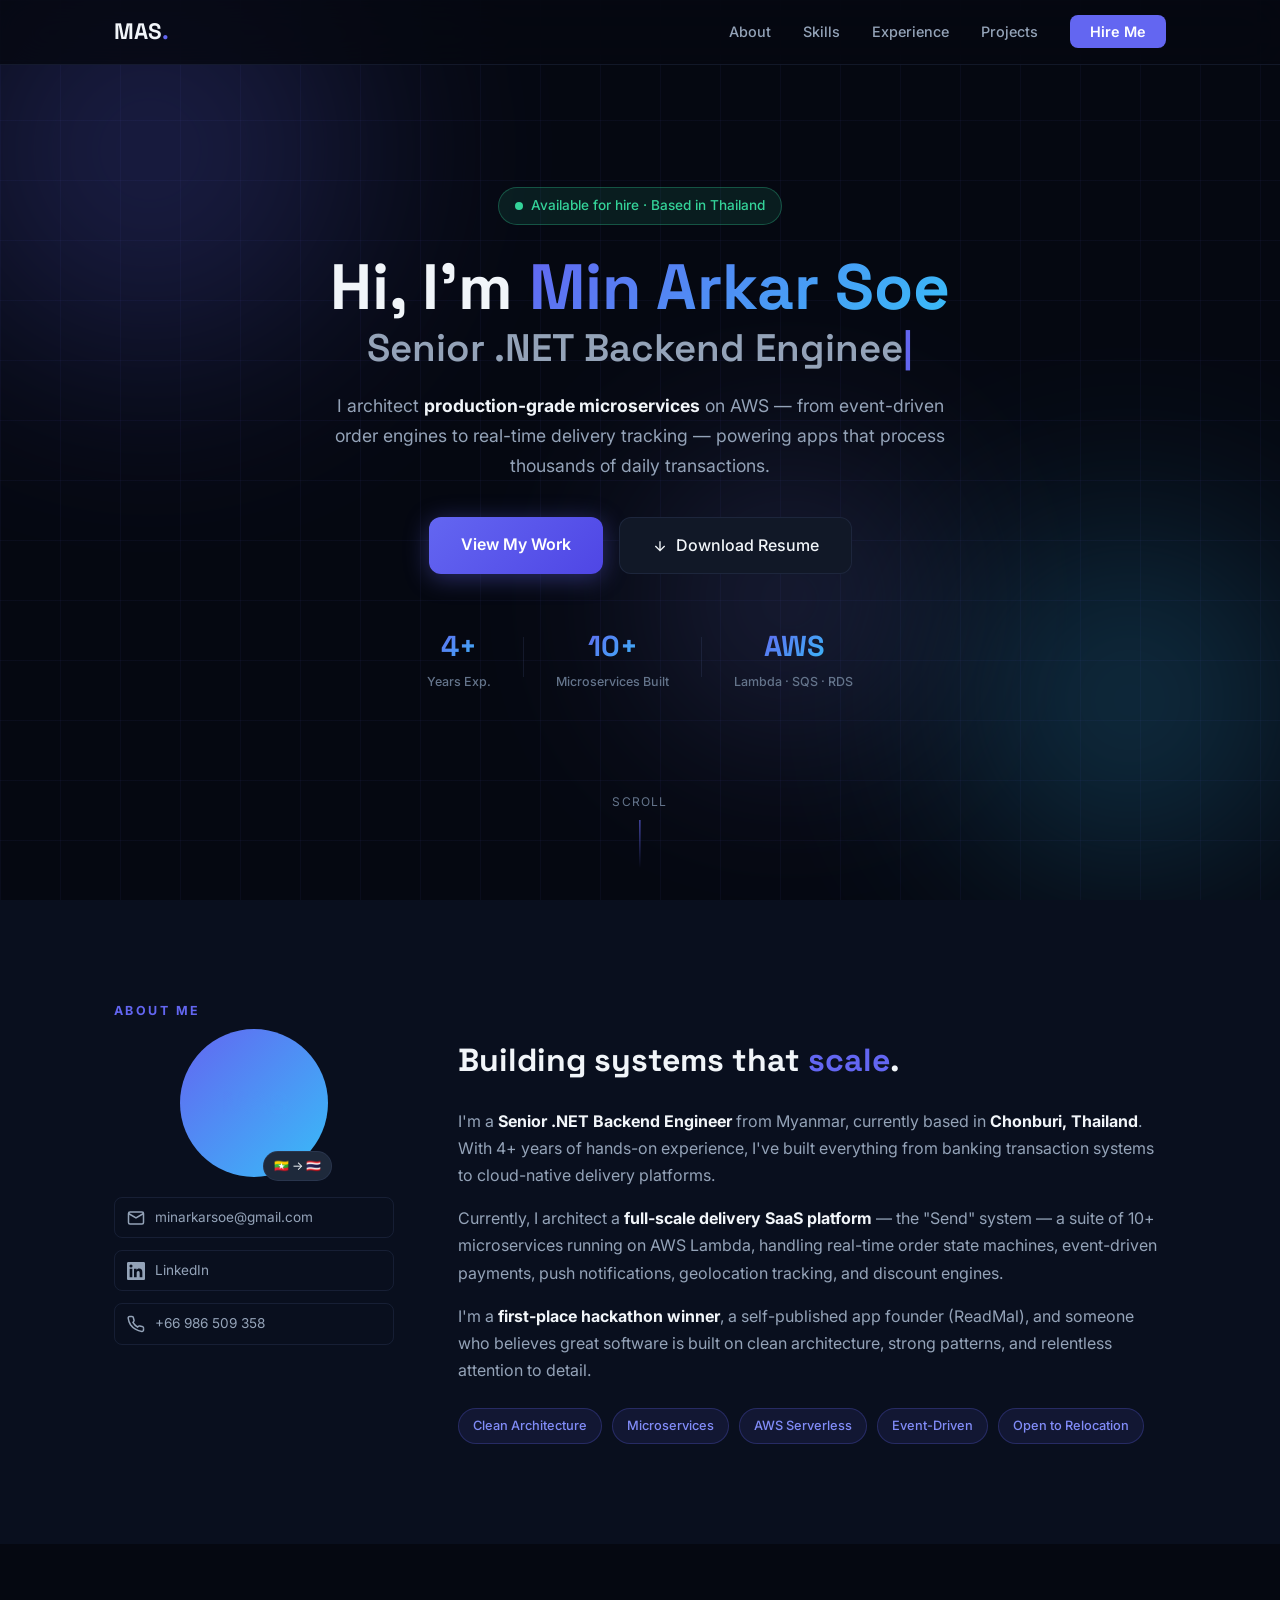
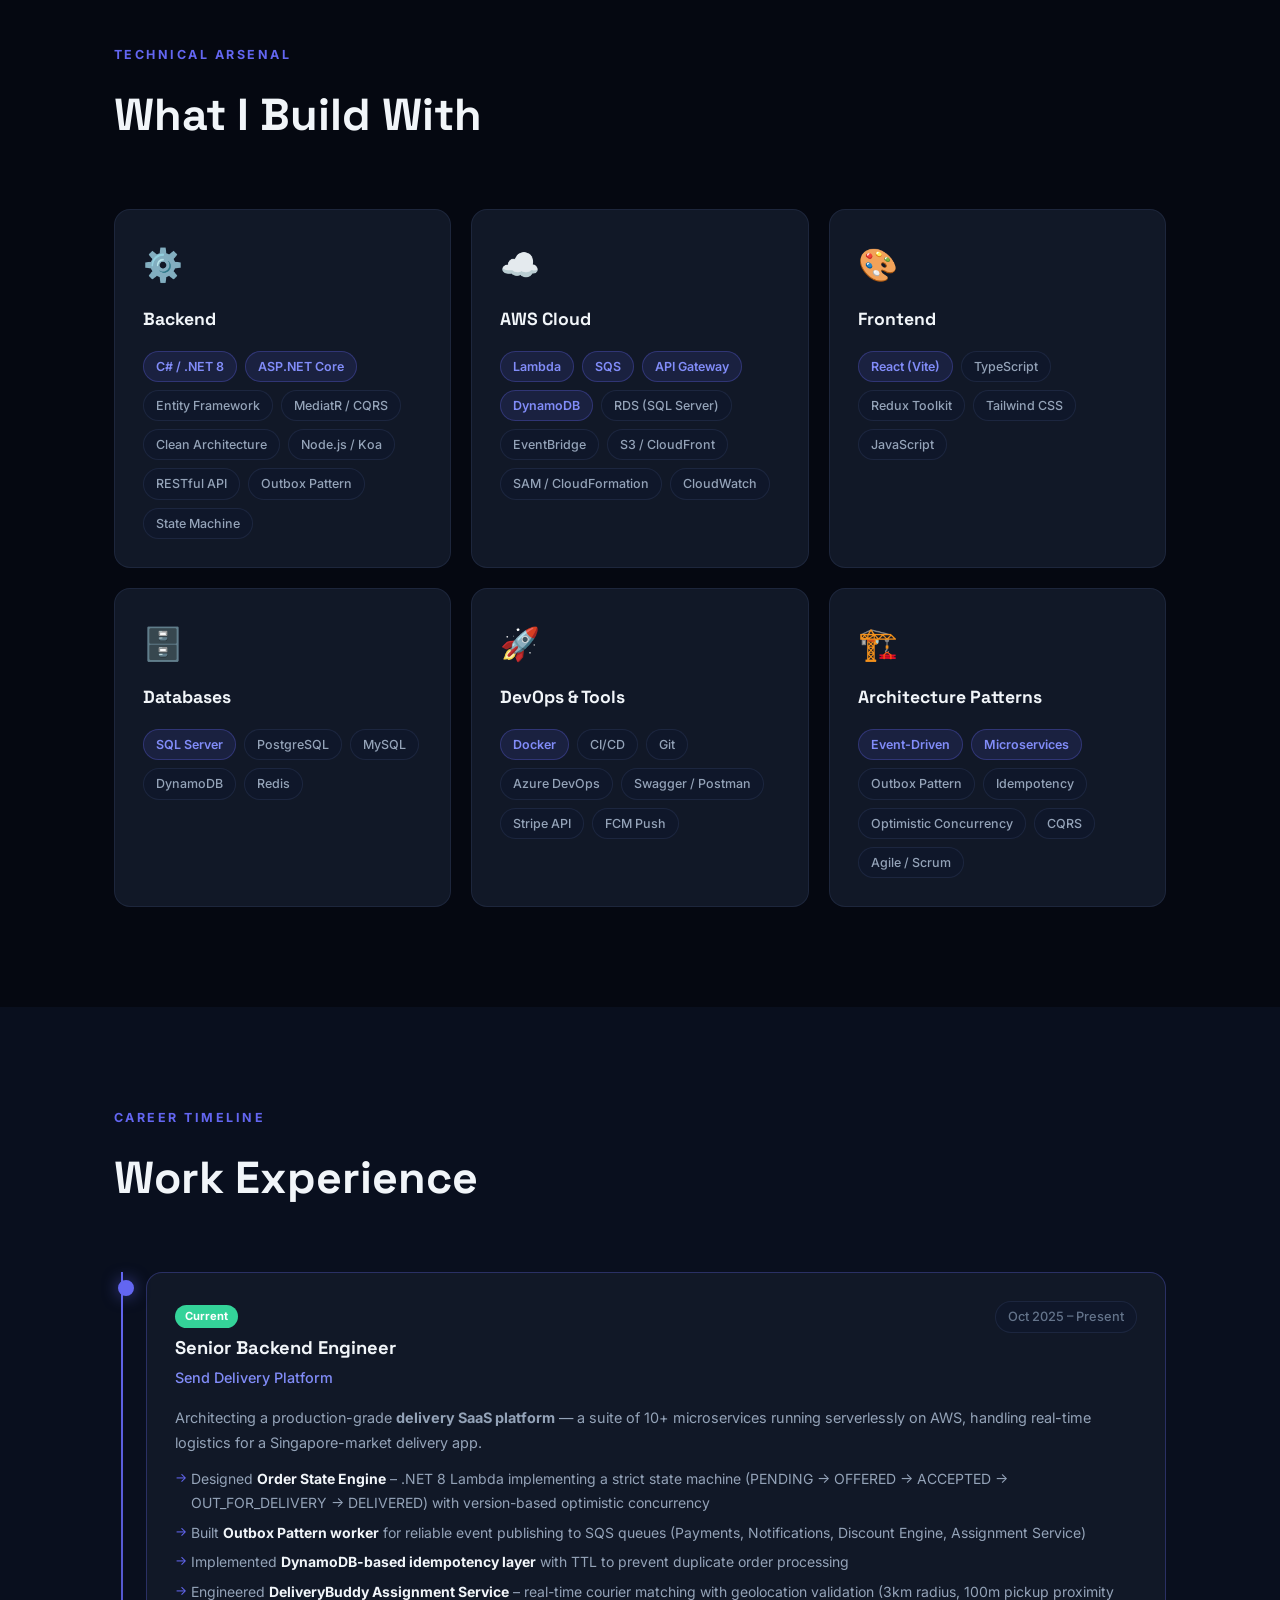
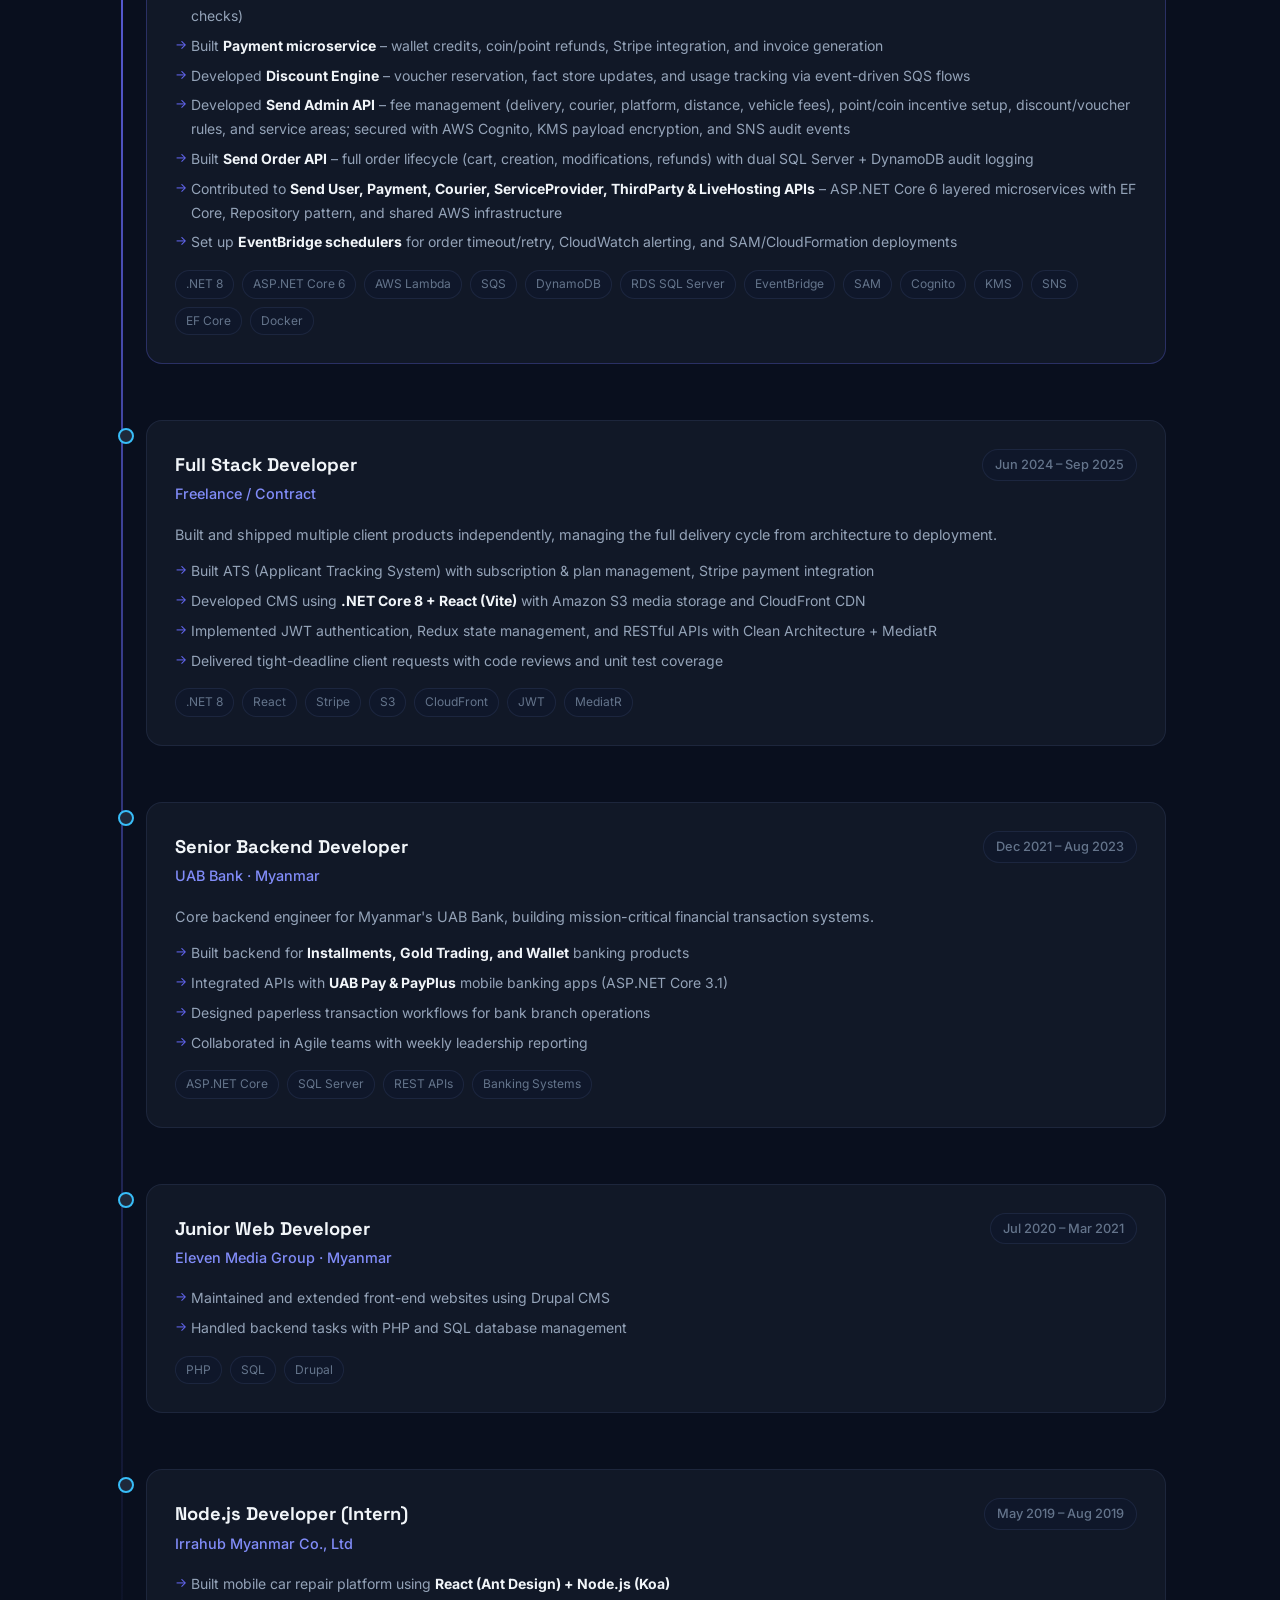
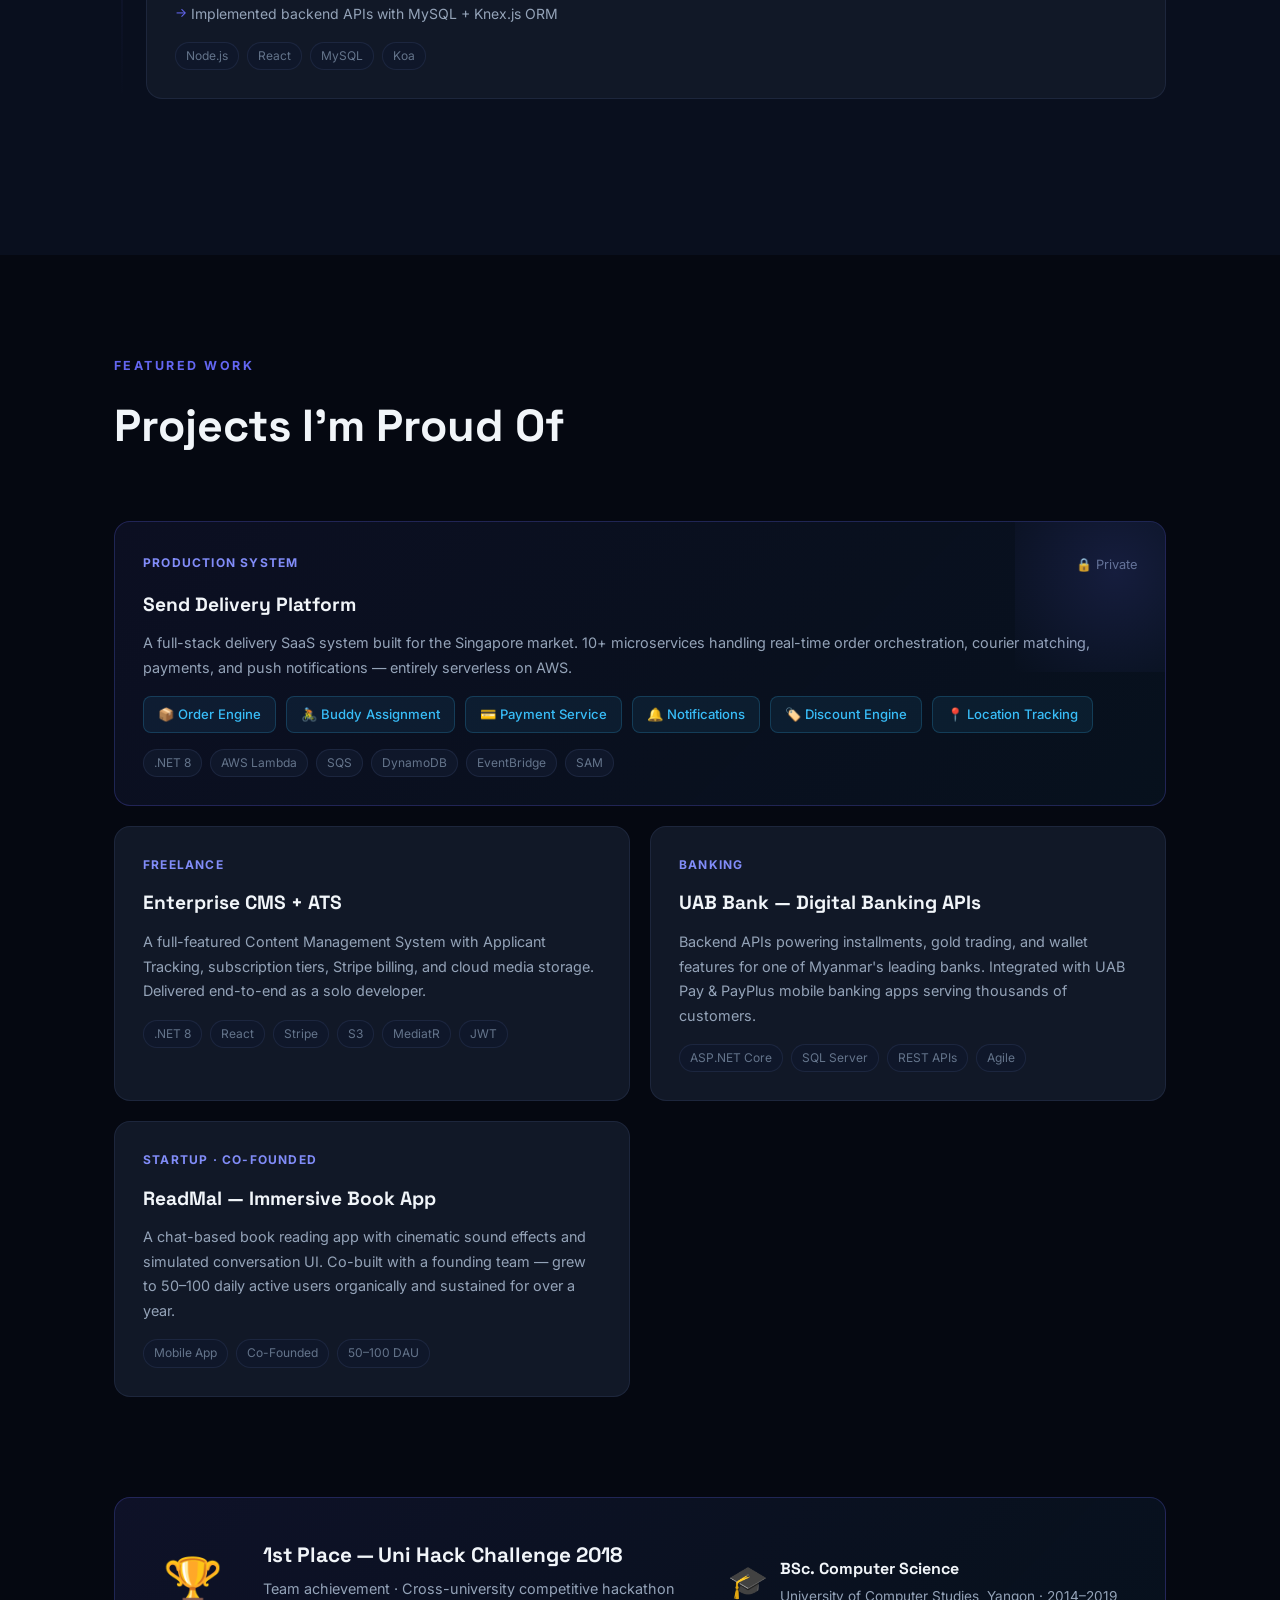
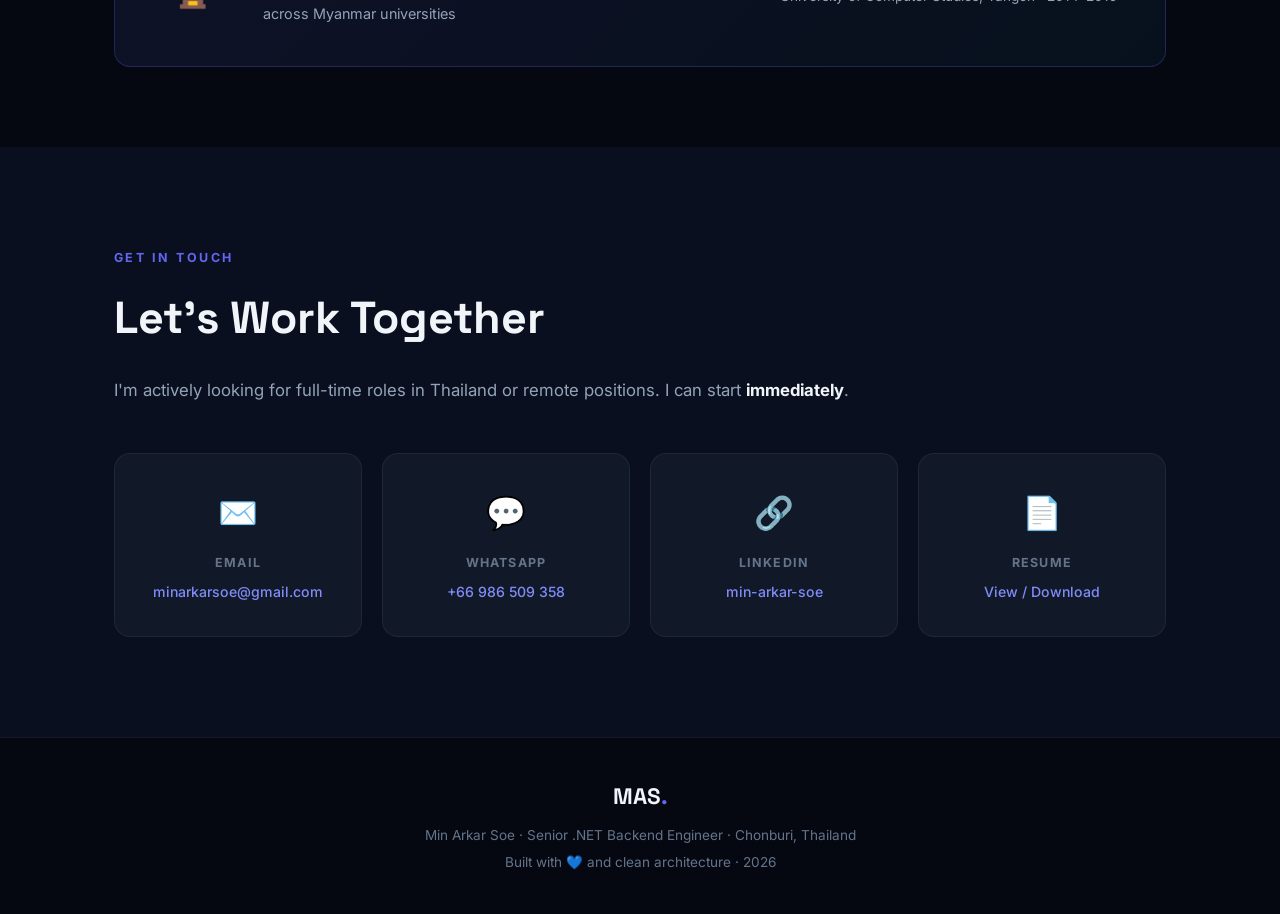
<file: index.html>
<!DOCTYPE html>
<html lang="en">
<head>
  <meta charset="UTF-8" />
  <meta name="viewport" content="width=device-width, initial-scale=1.0" />
  <title>Min Arkar Soe – Senior .NET Backend Engineer</title>
  <meta name="description" content="Min Arkar Soe – Senior .NET Backend Engineer with 4+ years building scalable microservices on AWS. Available for hire in Thailand." />
  <link rel="preconnect" href="https://fonts.googleapis.com" />
  <link rel="preconnect" href="https://fonts.gstatic.com" crossorigin />
  <link href="https://fonts.googleapis.com/css2?family=Inter:wght@300;400;500;600;700;800;900&family=Space+Grotesk:wght@400;500;600;700&display=swap" rel="stylesheet" />
  <link rel="stylesheet" href="style.css" />
</head>
<body>

  <!-- NAV -->
  <nav id="navbar">
    <div class="nav-inner">
      <a href="#hero" class="nav-logo">MAS<span class="dot">.</span></a>
      <ul class="nav-links">
        <li><a href="#about">About</a></li>
        <li><a href="#skills">Skills</a></li>
        <li><a href="#experience">Experience</a></li>
        <li><a href="#projects">Projects</a></li>
        <li><a href="#contact" class="btn-nav">Hire Me</a></li>
      </ul>
      <button class="hamburger" id="hamburger" aria-label="Toggle menu">
        <span></span><span></span><span></span>
      </button>
    </div>
  </nav>

  <!-- HERO -->
  <section id="hero">
    <div class="hero-bg">
      <div class="orb orb-1"></div>
      <div class="orb orb-2"></div>
      <div class="orb orb-3"></div>
      <div class="grid-lines"></div>
    </div>
    <div class="hero-content">
      <div class="hero-badge">
        <span class="pulse-dot"></span>
        Available for hire · Based in Thailand
      </div>
      <h1 class="hero-title">
        <span class="line">Hi, I'm <em>Min Arkar Soe</em></span>
        <span class="line typed-wrapper">
          <span id="typed-text"></span><span class="cursor">|</span>
        </span>
      </h1>
      <p class="hero-sub">
        I architect <strong>production-grade microservices</strong> on AWS — from event-driven order engines to real-time delivery tracking — powering apps that process thousands of daily transactions.
      </p>
      <div class="hero-cta">
        <a href="#projects" class="btn-primary" id="hero-work-btn">View My Work</a>
        <a href="resume.html" target="_blank" class="btn-secondary" id="hero-resume-btn">
          <svg width="16" height="16" fill="none" stroke="currentColor" stroke-width="2" viewBox="0 0 24 24"><path d="M12 5v14m-7-7l7 7 7-7"/></svg>
          Download Resume
        </a>
      </div>
      <div class="hero-stats">
        <div class="stat"><span class="stat-num">4+</span><span class="stat-label">Years Exp.</span></div>
        <div class="stat-div"></div>
        <div class="stat"><span class="stat-num">10+</span><span class="stat-label">Microservices Built</span></div>
        <div class="stat-div"></div>
        <div class="stat"><span class="stat-num">AWS</span><span class="stat-label">Lambda · SQS · RDS</span></div>
      </div>
    </div>
    <div class="hero-scroll">
      <span>Scroll</span>
      <div class="scroll-line"></div>
    </div>
  </section>

  <!-- ABOUT -->
  <section id="about">
    <div class="container">
      <div class="section-label">About Me</div>
      <div class="about-grid">
        <div class="about-left">
          <div class="avatar-wrap">
            <div class="avatar-ring"></div>
            <div class="avatar-inner">MAS</div>
            <div class="avatar-badge">🇲🇲 → 🇹🇭</div>
          </div>
          <div class="about-links">
            <a href="mailto:minarkarsoe@gmail.com" class="social-link" id="email-link">
              <svg width="18" height="18" fill="none" stroke="currentColor" stroke-width="2" viewBox="0 0 24 24"><path d="M4 4h16c1.1 0 2 .9 2 2v12c0 1.1-.9 2-2 2H4c-1.1 0-2-.9-2-2V6c0-1.1.9-2 2-2z"/><polyline points="22,6 12,12 2,6"/></svg>
              minarkarsoe@gmail.com
            </a>
            <a href="https://www.linkedin.com/in/min-arkar-soe/" target="_blank" class="social-link" id="linkedin-link">
              <svg width="18" height="18" fill="currentColor" viewBox="0 0 24 24"><path d="M20.447 20.452h-3.554v-5.569c0-1.328-.027-3.037-1.852-3.037-1.853 0-2.136 1.445-2.136 2.939v5.667H9.351V9h3.414v1.561h.046c.477-.9 1.637-1.85 3.37-1.85 3.601 0 4.267 2.37 4.267 5.455v6.286zM5.337 7.433a2.062 2.062 0 01-2.063-2.065 2.064 2.064 0 112.063 2.065zm1.782 13.019H3.555V9h3.564v11.452zM22.225 0H1.771C.792 0 0 .774 0 1.729v20.542C0 23.227.792 24 1.771 24h20.451C23.2 24 24 23.227 24 22.271V1.729C24 .774 23.2 0 22.222 0h.003z"/></svg>
              LinkedIn
            </a>
            <a href="tel:+66986509358" class="social-link" id="phone-link">
              <svg width="18" height="18" fill="none" stroke="currentColor" stroke-width="2" viewBox="0 0 24 24"><path d="M22 16.92v3a2 2 0 01-2.18 2 19.79 19.79 0 01-8.63-3.07A19.5 19.5 0 014.69 13a19.79 19.79 0 01-3.07-8.67A2 2 0 013.6 2h3a2 2 0 012 1.72 12.84 12.84 0 00.7 2.81 2 2 0 01-.45 2.11L7.91 9.91a16 16 0 006.18 6.18l.91-.91a2 2 0 012.11-.45 12.84 12.84 0 002.81.7A2 2 0 0122 17.92z"/></svg>
              +66 986 509 358
            </a>
          </div>
        </div>
        <div class="about-right">
          <h2>Building systems that <em>scale</em>.</h2>
          <p>
            I'm a <strong>Senior .NET Backend Engineer</strong> from Myanmar, currently based in <strong>Chonburi, Thailand</strong>. With 4+ years of hands-on experience, I've built everything from banking transaction systems to cloud-native delivery platforms.
          </p>
          <p>
            Currently, I architect a <strong>full-scale delivery SaaS platform</strong> — the "Send" system — a suite of 10+ microservices running on AWS Lambda, handling real-time order state machines, event-driven payments, push notifications, geolocation tracking, and discount engines.
          </p>
          <p>
            I'm a <strong>first-place hackathon winner</strong>, a self-published app founder (ReadMal), and someone who believes great software is built on clean architecture, strong patterns, and relentless attention to detail.
          </p>
          <div class="about-tags">
            <span>Clean Architecture</span>
            <span>Microservices</span>
            <span>AWS Serverless</span>
            <span>Event-Driven</span>
            <span>Open to Relocation</span>
          </div>
        </div>
      </div>
    </div>
  </section>

  <!-- SKILLS -->
  <section id="skills">
    <div class="container">
      <div class="section-label">Technical Arsenal</div>
      <h2 class="section-title">What I Build With</h2>
      <div class="skills-grid">

        <div class="skill-card" id="skill-backend">
          <div class="skill-icon">⚙️</div>
          <h3>Backend</h3>
          <div class="skill-tags">
            <span class="tag hot">C# / .NET 8</span>
            <span class="tag hot">ASP.NET Core</span>
            <span class="tag">Entity Framework</span>
            <span class="tag">MediatR / CQRS</span>
            <span class="tag">Clean Architecture</span>
            <span class="tag">Node.js / Koa</span>
            <span class="tag">RESTful API</span>
            <span class="tag">Outbox Pattern</span>
            <span class="tag">State Machine</span>
          </div>
        </div>

        <div class="skill-card" id="skill-aws">
          <div class="skill-icon">☁️</div>
          <h3>AWS Cloud</h3>
          <div class="skill-tags">
            <span class="tag hot">Lambda</span>
            <span class="tag hot">SQS</span>
            <span class="tag hot">API Gateway</span>
            <span class="tag hot">DynamoDB</span>
            <span class="tag">RDS (SQL Server)</span>
            <span class="tag">EventBridge</span>
            <span class="tag">S3 / CloudFront</span>
            <span class="tag">SAM / CloudFormation</span>
            <span class="tag">CloudWatch</span>
          </div>
        </div>

        <div class="skill-card" id="skill-frontend">
          <div class="skill-icon">🎨</div>
          <h3>Frontend</h3>
          <div class="skill-tags">
            <span class="tag hot">React (Vite)</span>
            <span class="tag">TypeScript</span>
            <span class="tag">Redux Toolkit</span>
            <span class="tag">Tailwind CSS</span>
            <span class="tag">JavaScript</span>
          </div>
        </div>

        <div class="skill-card" id="skill-db">
          <div class="skill-icon">🗄️</div>
          <h3>Databases</h3>
          <div class="skill-tags">
            <span class="tag hot">SQL Server</span>
            <span class="tag">PostgreSQL</span>
            <span class="tag">MySQL</span>
            <span class="tag">DynamoDB</span>
            <span class="tag">Redis</span>
          </div>
        </div>

        <div class="skill-card" id="skill-devops">
          <div class="skill-icon">🚀</div>
          <h3>DevOps & Tools</h3>
          <div class="skill-tags">
            <span class="tag hot">Docker</span>
            <span class="tag">CI/CD</span>
            <span class="tag">Git</span>
            <span class="tag">Azure DevOps</span>
            <span class="tag">Swagger / Postman</span>
            <span class="tag">Stripe API</span>
            <span class="tag">FCM Push</span>
          </div>
        </div>

        <div class="skill-card" id="skill-arch">
          <div class="skill-icon">🏗️</div>
          <h3>Architecture Patterns</h3>
          <div class="skill-tags">
            <span class="tag hot">Event-Driven</span>
            <span class="tag hot">Microservices</span>
            <span class="tag">Outbox Pattern</span>
            <span class="tag">Idempotency</span>
            <span class="tag">Optimistic Concurrency</span>
            <span class="tag">CQRS</span>
            <span class="tag">Agile / Scrum</span>
          </div>
        </div>

      </div>
    </div>
  </section>

  <!-- EXPERIENCE -->
  <section id="experience">
    <div class="container">
      <div class="section-label">Career Timeline</div>
      <h2 class="section-title">Work Experience</h2>
      <div class="timeline">

        <div class="tl-item current" id="exp-send">
          <div class="tl-dot"></div>
          <div class="tl-content">
            <div class="tl-header">
              <div>
                <div class="tl-badge current-badge">Current</div>
                <h3>Senior Backend Engineer</h3>
                <div class="tl-company">Send Delivery Platform</div>
              </div>
              <div class="tl-date">Oct 2025 – Present</div>
            </div>
            <p>Architecting a production-grade <strong>delivery SaaS platform</strong> — a suite of 10+ microservices running serverlessly on AWS, handling real-time logistics for a Singapore-market delivery app.</p>
            <ul class="tl-bullets">
              <li>Designed <strong>Order State Engine</strong> – .NET 8 Lambda implementing a strict state machine (PENDING → OFFERED → ACCEPTED → OUT_FOR_DELIVERY → DELIVERED) with version-based optimistic concurrency</li>
              <li>Built <strong>Outbox Pattern worker</strong> for reliable event publishing to SQS queues (Payments, Notifications, Discount Engine, Assignment Service)</li>
              <li>Implemented <strong>DynamoDB-based idempotency layer</strong> with TTL to prevent duplicate order processing</li>
              <li>Engineered <strong>DeliveryBuddy Assignment Service</strong> – real-time courier matching with geolocation validation (3km radius, 100m pickup proximity checks)</li>
              <li>Built <strong>Payment microservice</strong> – wallet credits, coin/point refunds, Stripe integration, and invoice generation</li>
              <li>Developed <strong>Discount Engine</strong> – voucher reservation, fact store updates, and usage tracking via event-driven SQS flows</li>
              <li>Developed <strong>Send Admin API</strong> – fee management (delivery, courier, platform, distance, vehicle fees), point/coin incentive setup, discount/voucher rules, and service areas; secured with AWS Cognito, KMS payload encryption, and SNS audit events</li>
              <li>Built <strong>Send Order API</strong> – full order lifecycle (cart, creation, modifications, refunds) with dual SQL Server + DynamoDB audit logging</li>
              <li>Contributed to <strong>Send User, Payment, Courier, ServiceProvider, ThirdParty & LiveHosting APIs</strong> – ASP.NET Core 6 layered microservices with EF Core, Repository pattern, and shared AWS infrastructure</li>
              <li>Set up <strong>EventBridge schedulers</strong> for order timeout/retry, CloudWatch alerting, and SAM/CloudFormation deployments</li>
            </ul>
            <div class="tl-tech">
              <span>.NET 8</span><span>ASP.NET Core 6</span><span>AWS Lambda</span><span>SQS</span><span>DynamoDB</span><span>RDS SQL Server</span><span>EventBridge</span><span>SAM</span><span>Cognito</span><span>KMS</span><span>SNS</span><span>EF Core</span><span>Docker</span>
            </div>
          </div>
        </div>

        <div class="tl-item" id="exp-freelance">
          <div class="tl-dot"></div>
          <div class="tl-content">
            <div class="tl-header">
              <div>
                <h3>Full Stack Developer</h3>
                <div class="tl-company">Freelance / Contract</div>
              </div>
              <div class="tl-date">Jun 2024 – Sep 2025</div>
            </div>
            <p>Built and shipped multiple client products independently, managing the full delivery cycle from architecture to deployment.</p>
            <ul class="tl-bullets">
              <li>Built ATS (Applicant Tracking System) with subscription & plan management, Stripe payment integration</li>
              <li>Developed CMS using <strong>.NET Core 8 + React (Vite)</strong> with Amazon S3 media storage and CloudFront CDN</li>
              <li>Implemented JWT authentication, Redux state management, and RESTful APIs with Clean Architecture + MediatR</li>
              <li>Delivered tight-deadline client requests with code reviews and unit test coverage</li>
            </ul>
            <div class="tl-tech">
              <span>.NET 8</span><span>React</span><span>Stripe</span><span>S3</span><span>CloudFront</span><span>JWT</span><span>MediatR</span>
            </div>
          </div>
        </div>

        <div class="tl-item" id="exp-uab">
          <div class="tl-dot"></div>
          <div class="tl-content">
            <div class="tl-header">
              <div>
                <h3>Senior Backend Developer</h3>
                <div class="tl-company">UAB Bank · Myanmar</div>
              </div>
              <div class="tl-date">Dec 2021 – Aug 2023</div>
            </div>
            <p>Core backend engineer for Myanmar's UAB Bank, building mission-critical financial transaction systems.</p>
            <ul class="tl-bullets">
              <li>Built backend for <strong>Installments, Gold Trading, and Wallet</strong> banking products</li>
              <li>Integrated APIs with <strong>UAB Pay & PayPlus</strong> mobile banking apps (ASP.NET Core 3.1)</li>
              <li>Designed paperless transaction workflows for bank branch operations</li>
              <li>Collaborated in Agile teams with weekly leadership reporting</li>
            </ul>
            <div class="tl-tech">
              <span>ASP.NET Core</span><span>SQL Server</span><span>REST APIs</span><span>Banking Systems</span>
            </div>
          </div>
        </div>

        <div class="tl-item" id="exp-eleven">
          <div class="tl-dot"></div>
          <div class="tl-content">
            <div class="tl-header">
              <div>
                <h3>Junior Web Developer</h3>
                <div class="tl-company">Eleven Media Group · Myanmar</div>
              </div>
              <div class="tl-date">Jul 2020 – Mar 2021</div>
            </div>
            <ul class="tl-bullets">
              <li>Maintained and extended front-end websites using Drupal CMS</li>
              <li>Handled backend tasks with PHP and SQL database management</li>
            </ul>
            <div class="tl-tech"><span>PHP</span><span>SQL</span><span>Drupal</span></div>
          </div>
        </div>

        <div class="tl-item" id="exp-intern">
          <div class="tl-dot"></div>
          <div class="tl-content">
            <div class="tl-header">
              <div>
                <h3>Node.js Developer (Intern)</h3>
                <div class="tl-company">Irrahub Myanmar Co., Ltd</div>
              </div>
              <div class="tl-date">May 2019 – Aug 2019</div>
            </div>
            <ul class="tl-bullets">
              <li>Built mobile car repair platform using <strong>React (Ant Design) + Node.js (Koa)</strong></li>
              <li>Implemented backend APIs with MySQL + Knex.js ORM</li>
            </ul>
            <div class="tl-tech"><span>Node.js</span><span>React</span><span>MySQL</span><span>Koa</span></div>
          </div>
        </div>

      </div>
    </div>
  </section>

  <!-- PROJECTS -->
  <section id="projects">
    <div class="container">
      <div class="section-label">Featured Work</div>
      <h2 class="section-title">Projects I'm Proud Of</h2>
      <div class="projects-grid">

        <div class="project-card featured" id="proj-send">
          <div class="proj-glow"></div>
          <div class="proj-top">
            <span class="proj-label">Production System</span>
            <div class="proj-links">
              <span class="proj-private">🔒 Private</span>
            </div>
          </div>
          <h3>Send Delivery Platform</h3>
          <p>A full-stack delivery SaaS system built for the Singapore market. 10+ microservices handling real-time order orchestration, courier matching, payments, and push notifications — entirely serverless on AWS.</p>
          <div class="proj-arch">
            <div class="arch-item">📦 Order Engine</div>
            <div class="arch-item">🚴 Buddy Assignment</div>
            <div class="arch-item">💳 Payment Service</div>
            <div class="arch-item">🔔 Notifications</div>
            <div class="arch-item">🏷️ Discount Engine</div>
            <div class="arch-item">📍 Location Tracking</div>
          </div>
          <div class="proj-tech">
            <span>.NET 8</span><span>AWS Lambda</span><span>SQS</span><span>DynamoDB</span><span>EventBridge</span><span>SAM</span>
          </div>
        </div>

        <div class="project-card" id="proj-cms">
          <div class="proj-top">
            <span class="proj-label">Freelance</span>
          </div>
          <h3>Enterprise CMS + ATS</h3>
          <p>A full-featured Content Management System with Applicant Tracking, subscription tiers, Stripe billing, and cloud media storage. Delivered end-to-end as a solo developer.</p>
          <div class="proj-tech">
            <span>.NET 8</span><span>React</span><span>Stripe</span><span>S3</span><span>MediatR</span><span>JWT</span>
          </div>
        </div>

        <div class="project-card" id="proj-bank">
          <div class="proj-top">
            <span class="proj-label">Banking</span>
          </div>
          <h3>UAB Bank — Digital Banking APIs</h3>
          <p>Backend APIs powering installments, gold trading, and wallet features for one of Myanmar's leading banks. Integrated with UAB Pay & PayPlus mobile banking apps serving thousands of customers.</p>
          <div class="proj-tech">
            <span>ASP.NET Core</span><span>SQL Server</span><span>REST APIs</span><span>Agile</span>
          </div>
        </div>

        <div class="project-card" id="proj-readmal">
          <div class="proj-top">
            <span class="proj-label">Startup · Co-Founded</span>
          </div>
          <h3>ReadMal — Immersive Book App</h3>
          <p>A chat-based book reading app with cinematic sound effects and simulated conversation UI. Co-built with a founding team — grew to 50–100 daily active users organically and sustained for over a year.</p>
          <div class="proj-tech">
            <span>Mobile App</span><span>Co-Founded</span><span>50–100 DAU</span>
          </div>
        </div>

      </div>
    </div>
  </section>

  <!-- ACHIEVEMENT BANNER -->
  <section id="achievement">
    <div class="container">
      <div class="achievement-card">
        <div class="ach-icon">🏆</div>
        <div class="ach-text">
              <h3>1st Place — Uni Hack Challenge 2018</h3>
              <p>Team achievement · Cross-university competitive hackathon across Myanmar universities</p>
        </div>
        <div class="ach-edu">
          <span>🎓</span>
          <div>
            <strong>BSc. Computer Science</strong>
            <span>University of Computer Studies, Yangon · 2014–2019</span>
          </div>
        </div>
      </div>
    </div>
  </section>

  <!-- CONTACT -->
  <section id="contact">
    <div class="container">
      <div class="section-label">Get In Touch</div>
      <h2 class="section-title">Let's Work Together</h2>
      <p class="contact-sub">I'm actively looking for full-time roles in Thailand or remote positions. I can start <strong>immediately</strong>.</p>
      <div class="contact-cards">
        <a href="mailto:minarkarsoe@gmail.com" class="contact-card" id="contact-email">
          <div class="cc-icon">✉️</div>
          <div class="cc-label">Email</div>
          <div class="cc-value">minarkarsoe@gmail.com</div>
        </a>
        <a href="https://wa.me/66986509358" target="_blank" class="contact-card" id="contact-whatsapp">
          <div class="cc-icon">💬</div>
          <div class="cc-label">WhatsApp</div>
          <div class="cc-value">+66 986 509 358</div>
        </a>
        <a href="https://www.linkedin.com/in/min-arkar-soe/" target="_blank" class="contact-card" id="contact-linkedin">
          <div class="cc-icon">🔗</div>
          <div class="cc-label">LinkedIn</div>
          <div class="cc-value">min-arkar-soe</div>
        </a>
        <a href="resume.html" target="_blank" class="contact-card" id="contact-resume">
          <div class="cc-icon">📄</div>
          <div class="cc-label">Resume</div>
          <div class="cc-value">View / Download</div>
        </a>
      </div>
    </div>
  </section>

  <!-- FOOTER -->
  <footer>
    <div class="footer-inner">
      <span class="nav-logo">MAS<span class="dot">.</span></span>
      <p>Min Arkar Soe · Senior .NET Backend Engineer · Chonburi, Thailand</p>
      <p class="footer-copy">Built with 💙 and clean architecture · 2026</p>
    </div>
  </footer>

  <script src="script.js"></script>
</body>
</html>
</file>
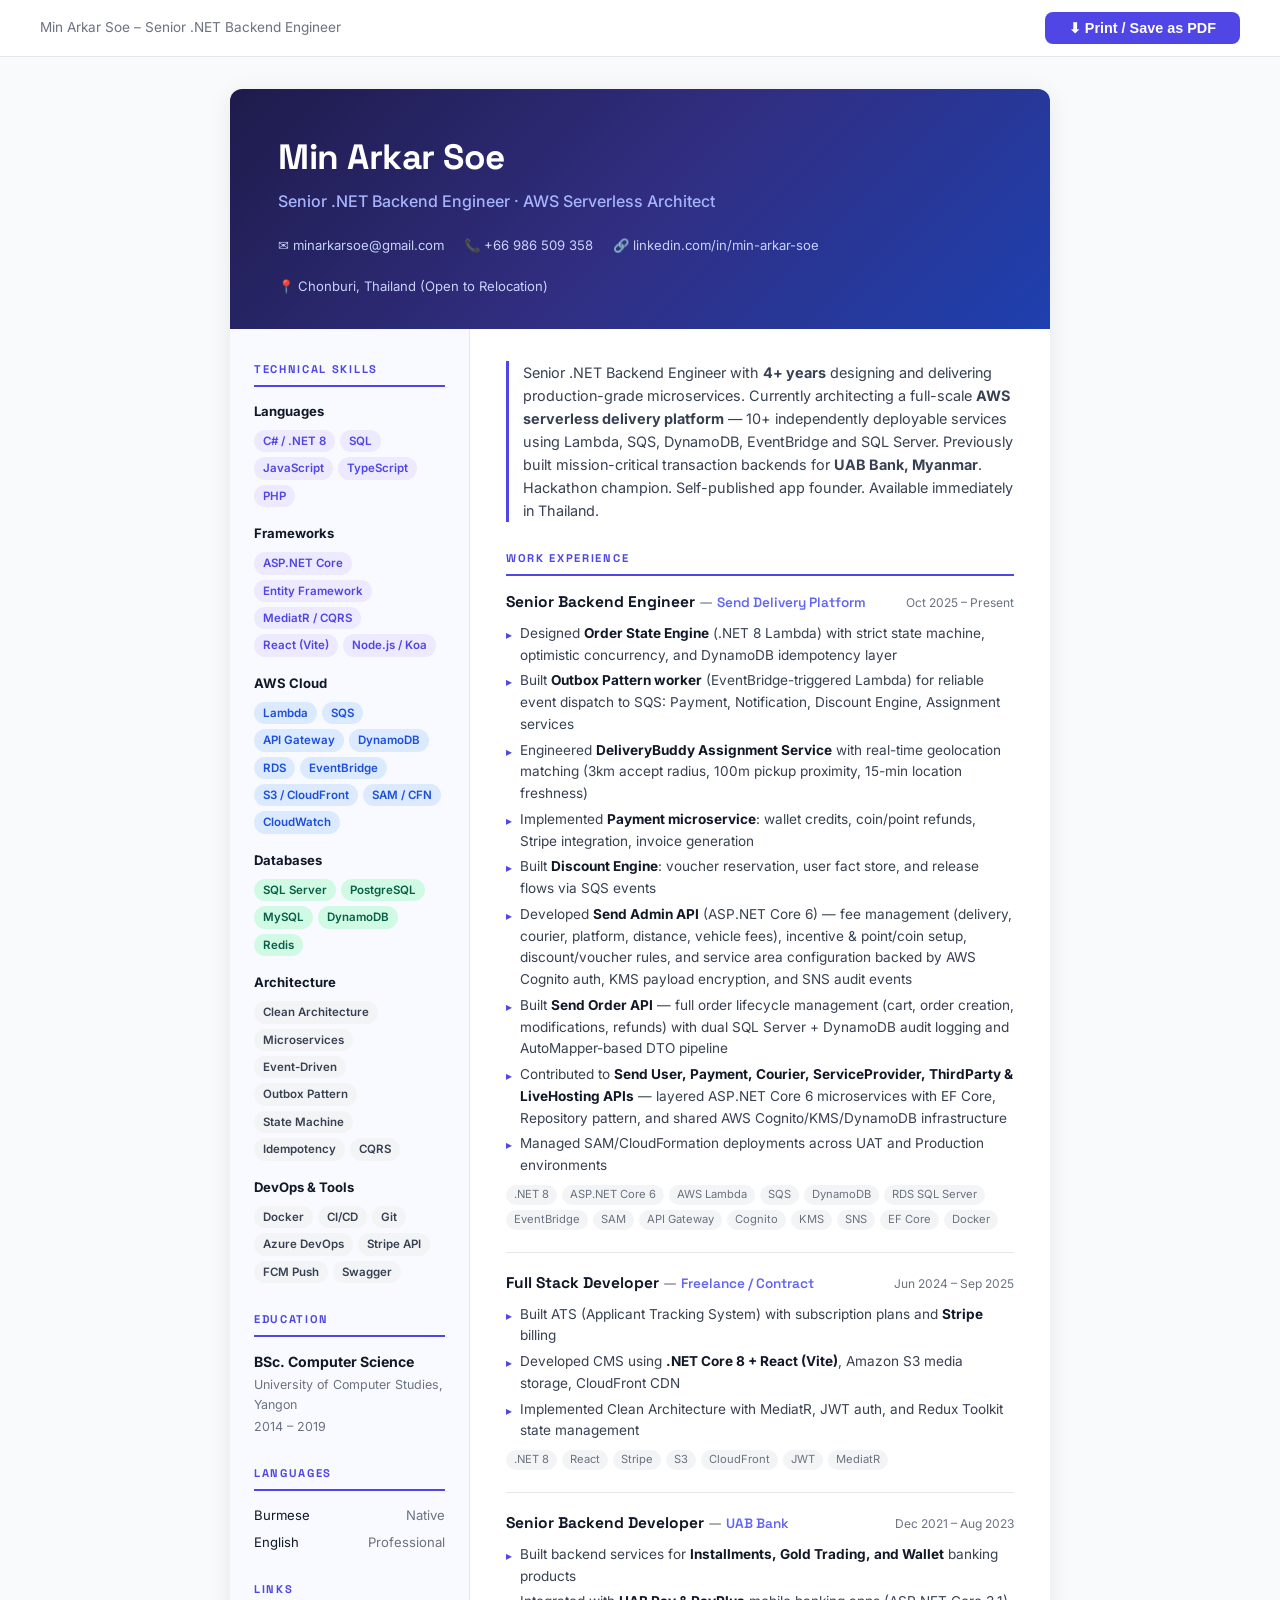
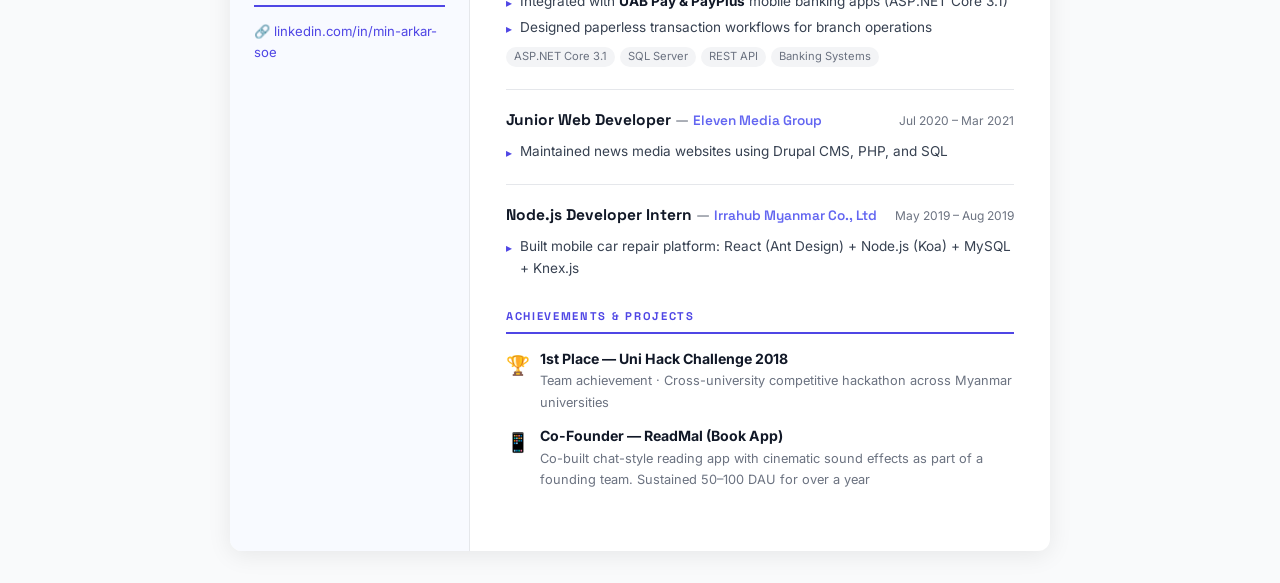
<file: resume.html>
<!DOCTYPE html>
<html lang="en">
<head>
  <meta charset="UTF-8" />
  <meta name="viewport" content="width=device-width, initial-scale=1.0" />
  <title>Min Arkar Soe – Resume</title>
  <link rel="preconnect" href="https://fonts.googleapis.com" />
  <link href="https://fonts.googleapis.com/css2?family=Inter:wght@300;400;500;600;700&family=Space+Grotesk:wght@500;600;700&display=swap" rel="stylesheet" />
  <style>
    :root {
      --accent: #4f46e5;
      --accent-light: #6366f1;
      --text: #111827;
      --text2: #374151;
      --text3: #6b7280;
      --border: #e5e7eb;
      --bg: #f9fafb;
    }
    * { box-sizing: border-box; margin: 0; padding: 0; }
    body { font-family: 'Inter', sans-serif; color: var(--text); background: var(--bg); font-size: 13.5px; line-height: 1.6; }
    ul { list-style: none; }
    a { color: var(--accent); text-decoration: none; }

    /* PRINT BTN */
    .print-bar {
      background: #fff; border-bottom: 1px solid var(--border); padding: 12px 40px;
      display: flex; justify-content: space-between; align-items: center;
      position: sticky; top: 0; z-index: 100;
    }
    .print-bar span { font-size: 0.85rem; color: var(--text3); }
    .print-btn {
      background: var(--accent); color: #fff; border: none; padding: 8px 24px;
      border-radius: 8px; cursor: pointer; font-size: 0.9rem; font-weight: 600;
      transition: opacity 0.2s;
    }
    .print-btn:hover { opacity: 0.9; }

    /* PAGE */
    .page {
      max-width: 820px; margin: 32px auto; background: #fff;
      box-shadow: 0 4px 24px rgba(0,0,0,0.08); border-radius: 12px; overflow: hidden;
    }

    /* HEADER */
    .r-header {
      background: linear-gradient(135deg, #1e1b4b 0%, #312e81 50%, #1e40af 100%);
      color: #fff; padding: 40px 48px 32px;
    }
    .r-header h1 { font-family: 'Space Grotesk', sans-serif; font-size: 2.2rem; font-weight: 700; letter-spacing: -0.5px; }
    .r-header .title { font-size: 1rem; color: #a5b4fc; font-weight: 500; margin-top: 4px; margin-bottom: 20px; }
    .r-contacts { display: flex; flex-wrap: wrap; gap: 20px; }
    .r-contact-item { display: flex; align-items: center; gap: 6px; font-size: 0.82rem; color: #c7d2fe; }

    /* BODY */
    .r-body { display: grid; grid-template-columns: 240px 1fr; gap: 0; }
    .r-sidebar { background: #f8faff; border-right: 1px solid var(--border); padding: 32px 24px; }
    .r-main { padding: 32px 36px; }

    /* SECTIONS */
    .r-section { margin-bottom: 28px; }
    .r-section-title {
      font-family: 'Space Grotesk', sans-serif; font-size: 0.7rem; font-weight: 700;
      text-transform: uppercase; letter-spacing: 0.15em; color: var(--accent);
      border-bottom: 2px solid var(--accent); padding-bottom: 6px; margin-bottom: 14px;
    }

    /* SIDEBAR – SKILLS */
    .skill-group { margin-bottom: 16px; }
    .skill-group-name { font-weight: 700; font-size: 0.82rem; color: var(--text); margin-bottom: 8px; }
    .s-tags { display: flex; flex-wrap: wrap; gap: 5px; }
    .s-tag {
      background: #ede9fe; color: #4f46e5; padding: 2px 9px;
      border-radius: 100px; font-size: 0.72rem; font-weight: 600;
    }
    .s-tag.dark { background: #dbeafe; color: #1d4ed8; }
    .s-tag.green { background: #d1fae5; color: #065f46; }
    .s-tag.gray { background: #f3f4f6; color: #374151; }

    /* SUMMARY */
    .r-summary { color: var(--text2); font-size: 0.9rem; border-left: 3px solid var(--accent); padding-left: 14px; margin-bottom: 28px; }

    /* EXPERIENCE */
    .exp-item { margin-bottom: 22px; }
    .exp-header { display: flex; justify-content: space-between; align-items: baseline; gap: 12px; flex-wrap: wrap; }
    .exp-title { font-family: 'Space Grotesk', sans-serif; font-weight: 700; font-size: 0.97rem; }
    .exp-company { color: var(--accent-light); font-size: 0.85rem; font-weight: 600; }
    .exp-date { font-size: 0.75rem; color: var(--text3); white-space: nowrap; }
    .exp-bullets { margin-top: 8px; display: flex; flex-direction: column; gap: 4px; }
    .exp-bullets li { font-size: 0.85rem; color: var(--text2); padding-left: 14px; position: relative; }
    .exp-bullets li::before { content: '▸'; position: absolute; left: 0; color: var(--accent); font-size: 0.75rem; top: 2px; }
    .exp-bullets strong { color: var(--text); }
    .exp-tech { display: flex; flex-wrap: wrap; gap: 5px; margin-top: 8px; }
    .exp-tech span { background: #f3f4f6; color: var(--text3); padding: 1px 8px; border-radius: 100px; font-size: 0.7rem; }
    .divider { border: none; border-top: 1px solid var(--border); margin: 18px 0; }

    /* ACHIEVEMENTS */
    .ach-item { display: flex; align-items: flex-start; gap: 10px; margin-bottom: 12px; }
    .ach-icon { font-size: 1.2rem; flex-shrink: 0; margin-top: 2px; }
    .ach-text strong { font-size: 0.88rem; display: block; }
    .ach-text span { font-size: 0.8rem; color: var(--text3); }

    /* SIDEBAR – other sections */
    .edu-name { font-weight: 700; font-size: 0.88rem; }
    .edu-sub { font-size: 0.78rem; color: var(--text3); margin-top: 2px; }
    .lang-item { display: flex; justify-content: space-between; font-size: 0.82rem; margin-bottom: 6px; }
    .lang-level { color: var(--text3); }

    @media print {
      .print-bar { display: none; }
      body { background: #fff; }
      .page { box-shadow: none; border-radius: 0; margin: 0; max-width: 100%; }
      .r-header { -webkit-print-color-adjust: exact; print-color-adjust: exact; }
      .s-tag, .s-tag.dark, .s-tag.green, .s-tag.gray { -webkit-print-color-adjust: exact; print-color-adjust: exact; }
    }
  </style>
</head>
<body>
  <div class="print-bar">
    <span>Min Arkar Soe – Senior .NET Backend Engineer</span>
    <button class="print-btn" onclick="window.print()">⬇ Print / Save as PDF</button>
  </div>

  <div class="page">
    <!-- HEADER -->
    <div class="r-header">
      <h1>Min Arkar Soe</h1>
      <div class="title">Senior .NET Backend Engineer · AWS Serverless Architect</div>
      <div class="r-contacts">
        <div class="r-contact-item">✉ minarkarsoe@gmail.com</div>
        <div class="r-contact-item">📞 +66 986 509 358</div>
        <div class="r-contact-item">🔗 linkedin.com/in/min-arkar-soe</div>
        <div class="r-contact-item">📍 Chonburi, Thailand (Open to Relocation)</div>
      </div>
    </div>

    <div class="r-body">
      <!-- SIDEBAR -->
      <div class="r-sidebar">
        <div class="r-section">
          <div class="r-section-title">Technical Skills</div>

          <div class="skill-group">
            <div class="skill-group-name">Languages</div>
            <div class="s-tags">
              <span class="s-tag">C# / .NET 8</span>
              <span class="s-tag">SQL</span>
              <span class="s-tag">JavaScript</span>
              <span class="s-tag">TypeScript</span>
              <span class="s-tag">PHP</span>
            </div>
          </div>

          <div class="skill-group">
            <div class="skill-group-name">Frameworks</div>
            <div class="s-tags">
              <span class="s-tag">ASP.NET Core</span>
              <span class="s-tag">Entity Framework</span>
              <span class="s-tag">MediatR / CQRS</span>
              <span class="s-tag">React (Vite)</span>
              <span class="s-tag">Node.js / Koa</span>
            </div>
          </div>

          <div class="skill-group">
            <div class="skill-group-name">AWS Cloud</div>
            <div class="s-tags">
              <span class="s-tag dark">Lambda</span>
              <span class="s-tag dark">SQS</span>
              <span class="s-tag dark">API Gateway</span>
              <span class="s-tag dark">DynamoDB</span>
              <span class="s-tag dark">RDS</span>
              <span class="s-tag dark">EventBridge</span>
              <span class="s-tag dark">S3 / CloudFront</span>
              <span class="s-tag dark">SAM / CFN</span>
              <span class="s-tag dark">CloudWatch</span>
            </div>
          </div>

          <div class="skill-group">
            <div class="skill-group-name">Databases</div>
            <div class="s-tags">
              <span class="s-tag green">SQL Server</span>
              <span class="s-tag green">PostgreSQL</span>
              <span class="s-tag green">MySQL</span>
              <span class="s-tag green">DynamoDB</span>
              <span class="s-tag green">Redis</span>
            </div>
          </div>

          <div class="skill-group">
            <div class="skill-group-name">Architecture</div>
            <div class="s-tags">
              <span class="s-tag gray">Clean Architecture</span>
              <span class="s-tag gray">Microservices</span>
              <span class="s-tag gray">Event-Driven</span>
              <span class="s-tag gray">Outbox Pattern</span>
              <span class="s-tag gray">State Machine</span>
              <span class="s-tag gray">Idempotency</span>
              <span class="s-tag gray">CQRS</span>
            </div>
          </div>

          <div class="skill-group">
            <div class="skill-group-name">DevOps & Tools</div>
            <div class="s-tags">
              <span class="s-tag gray">Docker</span>
              <span class="s-tag gray">CI/CD</span>
              <span class="s-tag gray">Git</span>
              <span class="s-tag gray">Azure DevOps</span>
              <span class="s-tag gray">Stripe API</span>
              <span class="s-tag gray">FCM Push</span>
              <span class="s-tag gray">Swagger</span>
            </div>
          </div>
        </div>

        <div class="r-section">
          <div class="r-section-title">Education</div>
          <div class="edu-name">BSc. Computer Science</div>
          <div class="edu-sub">University of Computer Studies, Yangon</div>
          <div class="edu-sub">2014 – 2019</div>
        </div>

        <div class="r-section">
          <div class="r-section-title">Languages</div>
          <div class="lang-item"><span>Burmese</span><span class="lang-level">Native</span></div>
          <div class="lang-item"><span>English</span><span class="lang-level">Professional</span></div>
        </div>

        <div class="r-section">
          <div class="r-section-title">Links</div>
          <div style="font-size:0.82rem; color: var(--text2); margin-bottom:6px;">
            🔗 <a href="https://www.linkedin.com/in/min-arkar-soe/">linkedin.com/in/min-arkar-soe</a>
          </div>
        </div>
      </div>

      <!-- MAIN -->
      <div class="r-main">
        <p class="r-summary">
          Senior .NET Backend Engineer with <strong>4+ years</strong> designing and delivering production-grade microservices. Currently architecting a full-scale <strong>AWS serverless delivery platform</strong> — 10+ independently deployable services using Lambda, SQS, DynamoDB, EventBridge and SQL Server. Previously built mission-critical transaction backends for <strong>UAB Bank, Myanmar</strong>. Hackathon champion. Self-published app founder. Available immediately in Thailand.
        </p>

        <div class="r-section">
          <div class="r-section-title">Work Experience</div>

          <div class="exp-item">
            <div class="exp-header">
              <div>
                <div class="exp-title">Senior Backend Engineer <span style="color:var(--text3);font-weight:400;">—</span> <span class="exp-company">Send Delivery Platform</span></div>
              </div>
              <div class="exp-date">Oct 2025 – Present</div>
            </div>
            <ul class="exp-bullets">
              <li>Designed <strong>Order State Engine</strong> (.NET 8 Lambda) with strict state machine, optimistic concurrency, and DynamoDB idempotency layer</li>
              <li>Built <strong>Outbox Pattern worker</strong> (EventBridge-triggered Lambda) for reliable event dispatch to SQS: Payment, Notification, Discount Engine, Assignment services</li>
              <li>Engineered <strong>DeliveryBuddy Assignment Service</strong> with real-time geolocation matching (3km accept radius, 100m pickup proximity, 15-min location freshness)</li>
              <li>Implemented <strong>Payment microservice</strong>: wallet credits, coin/point refunds, Stripe integration, invoice generation</li>
              <li>Built <strong>Discount Engine</strong>: voucher reservation, user fact store, and release flows via SQS events</li>
              <li>Developed <strong>Send Admin API</strong> (ASP.NET Core 6) — fee management (delivery, courier, platform, distance, vehicle fees), incentive & point/coin setup, discount/voucher rules, and service area configuration backed by AWS Cognito auth, KMS payload encryption, and SNS audit events</li>
              <li>Built <strong>Send Order API</strong> — full order lifecycle management (cart, order creation, modifications, refunds) with dual SQL Server + DynamoDB audit logging and AutoMapper-based DTO pipeline</li>
              <li>Contributed to <strong>Send User, Payment, Courier, ServiceProvider, ThirdParty & LiveHosting APIs</strong> — layered ASP.NET Core 6 microservices with EF Core, Repository pattern, and shared AWS Cognito/KMS/DynamoDB infrastructure</li>
              <li>Managed SAM/CloudFormation deployments across UAT and Production environments</li>
            </ul>
            <div class="exp-tech">
              <span>.NET 8</span><span>ASP.NET Core 6</span><span>AWS Lambda</span><span>SQS</span><span>DynamoDB</span><span>RDS SQL Server</span><span>EventBridge</span><span>SAM</span><span>API Gateway</span><span>Cognito</span><span>KMS</span><span>SNS</span><span>EF Core</span><span>Docker</span>
            </div>
          </div>
          <hr class="divider" />

          <div class="exp-item">
            <div class="exp-header">
              <div>
                <div class="exp-title">Full Stack Developer <span style="color:var(--text3);font-weight:400;">—</span> <span class="exp-company">Freelance / Contract</span></div>
              </div>
              <div class="exp-date">Jun 2024 – Sep 2025</div>
            </div>
            <ul class="exp-bullets">
              <li>Built ATS (Applicant Tracking System) with subscription plans and <strong>Stripe</strong> billing</li>
              <li>Developed CMS using <strong>.NET Core 8 + React (Vite)</strong>, Amazon S3 media storage, CloudFront CDN</li>
              <li>Implemented Clean Architecture with MediatR, JWT auth, and Redux Toolkit state management</li>
            </ul>
            <div class="exp-tech">
              <span>.NET 8</span><span>React</span><span>Stripe</span><span>S3</span><span>CloudFront</span><span>JWT</span><span>MediatR</span>
            </div>
          </div>
          <hr class="divider" />

          <div class="exp-item">
            <div class="exp-header">
              <div>
                <div class="exp-title">Senior Backend Developer <span style="color:var(--text3);font-weight:400;">—</span> <span class="exp-company">UAB Bank</span></div>
              </div>
              <div class="exp-date">Dec 2021 – Aug 2023</div>
            </div>
            <ul class="exp-bullets">
              <li>Built backend services for <strong>Installments, Gold Trading, and Wallet</strong> banking products</li>
              <li>Integrated with <strong>UAB Pay & PayPlus</strong> mobile banking apps (ASP.NET Core 3.1)</li>
              <li>Designed paperless transaction workflows for branch operations</li>
            </ul>
            <div class="exp-tech">
              <span>ASP.NET Core 3.1</span><span>SQL Server</span><span>REST API</span><span>Banking Systems</span>
            </div>
          </div>
          <hr class="divider" />

          <div class="exp-item">
            <div class="exp-header">
              <div>
                <div class="exp-title">Junior Web Developer <span style="color:var(--text3);font-weight:400;">—</span> <span class="exp-company">Eleven Media Group</span></div>
              </div>
              <div class="exp-date">Jul 2020 – Mar 2021</div>
            </div>
            <ul class="exp-bullets">
              <li>Maintained news media websites using Drupal CMS, PHP, and SQL</li>
            </ul>
          </div>
          <hr class="divider" />

          <div class="exp-item">
            <div class="exp-header">
              <div>
                <div class="exp-title">Node.js Developer Intern <span style="color:var(--text3);font-weight:400;">—</span> <span class="exp-company">Irrahub Myanmar Co., Ltd</span></div>
              </div>
              <div class="exp-date">May 2019 – Aug 2019</div>
            </div>
            <ul class="exp-bullets">
              <li>Built mobile car repair platform: React (Ant Design) + Node.js (Koa) + MySQL + Knex.js</li>
            </ul>
          </div>
        </div>

        <div class="r-section">
          <div class="r-section-title">Achievements & Projects</div>
          <div class="ach-item">
            <div class="ach-icon">🏆</div>
            <div class="ach-text">
              <strong>1st Place — Uni Hack Challenge 2018</strong>
              <span>Team achievement · Cross-university competitive hackathon across Myanmar universities</span>
            </div>
          </div>
          <div class="ach-item">
            <div class="ach-icon">📱</div>
            <div class="ach-text">
              <strong>Co-Founder — ReadMal (Book App)</strong>
              <span>Co-built chat-style reading app with cinematic sound effects as part of a founding team. Sustained 50–100 DAU for over a year</span>
            </div>
          </div>
        </div>
      </div>
    </div>
  </div>
</body>
</html>
</file>
<file: style.css>
/* =========================================
   ROOT & RESET
========================================= */
:root {
  --bg: #050811;
  --bg2: #090f1e;
  --bg3: #0f172a;
  --surface: #111827;
  --surface2: #1e293b;
  --border: rgba(99,120,180,0.15);
  --accent: #6366f1;
  --accent2: #818cf8;
  --accent3: #38bdf8;
  --green: #34d399;
  --text: #f1f5f9;
  --text2: #94a3b8;
  --text3: #64748b;
  --radius: 16px;
  --radius-sm: 8px;
  --font: 'Inter', sans-serif;
  --font2: 'Space Grotesk', sans-serif;
}
*, *::before, *::after { box-sizing: border-box; margin: 0; padding: 0; }
html { scroll-behavior: smooth; }
body { background: var(--bg); color: var(--text); font-family: var(--font); line-height: 1.7; overflow-x: hidden; }
a { text-decoration: none; color: inherit; }
ul { list-style: none; }
img { max-width: 100%; }

/* =========================================
   CONTAINER
========================================= */
.container { max-width: 1100px; margin: 0 auto; padding: 0 24px; }
section { padding: 100px 0; }

/* =========================================
   NAV
========================================= */
#navbar {
  position: fixed; top: 0; left: 0; right: 0; z-index: 999;
  background: rgba(5,8,17,0.8); backdrop-filter: blur(20px);
  border-bottom: 1px solid var(--border);
  transition: all 0.3s;
}
.nav-inner { max-width: 1100px; margin: 0 auto; padding: 0 24px; display: flex; align-items: center; justify-content: space-between; height: 64px; }
.nav-logo { font-family: var(--font2); font-size: 1.4rem; font-weight: 700; color: var(--text); }
.nav-logo .dot { color: var(--accent); }
.nav-links { display: flex; align-items: center; gap: 32px; }
.nav-links a { font-size: 0.9rem; color: var(--text2); transition: color 0.2s; font-weight: 500; }
.nav-links a:hover { color: var(--text); }
.btn-nav {
  background: var(--accent); color: #fff !important; padding: 8px 20px;
  border-radius: 8px; font-weight: 600 !important;
  transition: opacity 0.2s, transform 0.2s !important;
}
.btn-nav:hover { opacity: 0.9; transform: translateY(-1px); }
.hamburger { display: none; flex-direction: column; gap: 5px; background: none; border: none; cursor: pointer; padding: 4px; }
.hamburger span { display: block; width: 22px; height: 2px; background: var(--text2); border-radius: 2px; transition: all 0.3s; }

/* =========================================
   HERO
========================================= */
#hero {
  min-height: 100vh; display: flex; align-items: center; justify-content: center;
  position: relative; overflow: hidden; padding-top: 80px;
}
.hero-bg { position: absolute; inset: 0; z-index: 0; }
.orb {
  position: absolute; border-radius: 50%; filter: blur(100px); opacity: 0.3;
  animation: float 8s ease-in-out infinite;
}
.orb-1 { width: 500px; height: 500px; background: radial-gradient(circle, #6366f1, transparent); top: -100px; left: -100px; }
.orb-2 { width: 400px; height: 400px; background: radial-gradient(circle, #38bdf8, transparent); bottom: 0; right: -50px; animation-delay: -3s; }
.orb-3 { width: 300px; height: 300px; background: radial-gradient(circle, #818cf8, transparent); top: 50%; left: 50%; animation-delay: -6s; }
@keyframes float { 0%,100% { transform: translateY(0) scale(1); } 50% { transform: translateY(-30px) scale(1.05); } }
.grid-lines {
  position: absolute; inset: 0;
  background-image: linear-gradient(rgba(99,102,241,0.05) 1px, transparent 1px), linear-gradient(90deg, rgba(99,102,241,0.05) 1px, transparent 1px);
  background-size: 60px 60px;
}
.hero-content { position: relative; z-index: 1; text-align: center; max-width: 800px; padding: 0 24px; }
.hero-badge {
  display: inline-flex; align-items: center; gap: 8px;
  background: rgba(52,211,153,0.1); border: 1px solid rgba(52,211,153,0.3);
  color: var(--green); padding: 6px 16px; border-radius: 100px; font-size: 0.85rem; font-weight: 500;
  margin-bottom: 24px;
}
.pulse-dot {
  width: 8px; height: 8px; background: var(--green); border-radius: 50%;
  animation: pulse 2s infinite;
}
@keyframes pulse { 0%,100% { box-shadow: 0 0 0 0 rgba(52,211,153,0.4); } 50% { box-shadow: 0 0 0 8px rgba(52,211,153,0); } }
.hero-title { font-family: var(--font2); font-size: clamp(2.2rem, 6vw, 4rem); font-weight: 800; line-height: 1.2; margin-bottom: 20px; }
.hero-title .line { display: block; }
.hero-title em { font-style: normal; background: linear-gradient(135deg, var(--accent), var(--accent3)); -webkit-background-clip: text; -webkit-text-fill-color: transparent; background-clip: text; }
.typed-wrapper { color: var(--text2); font-size: clamp(1.4rem, 4vw, 2.4rem); font-weight: 600; }
.cursor { animation: blink 1s infinite; color: var(--accent); }
@keyframes blink { 0%,100% { opacity: 1; } 50% { opacity: 0; } }
.hero-sub { font-size: 1.1rem; color: var(--text2); max-width: 620px; margin: 0 auto 36px; }
.hero-sub strong { color: var(--text); }
.hero-cta { display: flex; gap: 16px; justify-content: center; flex-wrap: wrap; margin-bottom: 48px; }
.btn-primary {
  background: linear-gradient(135deg, var(--accent), #4f46e5); color: #fff;
  padding: 14px 32px; border-radius: 12px; font-weight: 600; font-size: 1rem;
  transition: transform 0.2s, box-shadow 0.2s;
  box-shadow: 0 4px 24px rgba(99,102,241,0.4);
}
.btn-primary:hover { transform: translateY(-2px); box-shadow: 0 8px 32px rgba(99,102,241,0.5); }
.btn-secondary {
  display: flex; align-items: center; gap: 8px;
  background: var(--surface); border: 1px solid var(--border); color: var(--text);
  padding: 14px 32px; border-radius: 12px; font-weight: 500; font-size: 1rem;
  transition: border-color 0.2s, transform 0.2s;
}
.btn-secondary:hover { border-color: var(--accent); transform: translateY(-2px); }
.hero-stats { display: flex; align-items: center; justify-content: center; gap: 32px; flex-wrap: wrap; }
.stat { display: flex; flex-direction: column; align-items: center; }
.stat-num { font-family: var(--font2); font-size: 1.8rem; font-weight: 800; background: linear-gradient(135deg, var(--accent), var(--accent3)); -webkit-background-clip: text; -webkit-text-fill-color: transparent; background-clip: text; }
.stat-label { font-size: 0.78rem; color: var(--text3); font-weight: 500; }
.stat-div { width: 1px; height: 40px; background: var(--border); }
.hero-scroll { position: absolute; bottom: 32px; left: 50%; transform: translateX(-50%); display: flex; flex-direction: column; align-items: center; gap: 8px; z-index: 1; }
.hero-scroll span { font-size: 0.75rem; color: var(--text3); letter-spacing: 0.1em; text-transform: uppercase; }
.scroll-line { width: 1px; height: 48px; background: linear-gradient(to bottom, var(--accent), transparent); animation: scroll-anim 2s ease-in-out infinite; }
@keyframes scroll-anim { 0% { opacity: 0; transform: scaleY(0); transform-origin: top; } 50% { opacity: 1; } 100% { opacity: 0; transform: scaleY(1); transform-origin: top; } }

/* =========================================
   SECTION LABELS & TITLES
========================================= */
.section-label { font-size: 0.78rem; font-weight: 700; letter-spacing: 0.2em; text-transform: uppercase; color: var(--accent); margin-bottom: 12px; }
.section-title { font-family: var(--font2); font-size: clamp(1.8rem, 4vw, 2.8rem); font-weight: 800; margin-bottom: 56px; color: var(--text); }

/* =========================================
   ABOUT
========================================= */
#about { background: var(--bg2); }
.about-grid { display: grid; grid-template-columns: 280px 1fr; gap: 64px; align-items: start; }
.avatar-wrap { position: relative; width: 140px; height: 140px; margin: 0 auto 24px; }
.avatar-ring {
  position: absolute; inset: -4px; border-radius: 50%;
  background: linear-gradient(135deg, var(--accent), var(--accent3));
  animation: spin-ring 4s linear infinite;
}
@keyframes spin-ring { to { transform: rotate(360deg); } }
.avatar-inner {
  position: absolute; inset: 4px; border-radius: 50%; background: var(--surface);
  display: flex; align-items: center; justify-content: center;
  font-family: var(--font2); font-size: 2rem; font-weight: 800;
  background: linear-gradient(135deg, var(--accent), var(--accent3)); -webkit-background-clip: text; -webkit-text-fill-color: transparent; background-clip: text;
}
.avatar-badge {
  position: absolute; bottom: -8px; right: -8px; background: var(--surface2);
  border: 1px solid var(--border); border-radius: 100px; padding: 4px 10px; font-size: 0.75rem;
}
.about-links { display: flex; flex-direction: column; gap: 12px; }
.social-link {
  display: flex; align-items: center; gap: 10px; color: var(--text2); font-size: 0.85rem;
  padding: 8px 12px; border-radius: var(--radius-sm); border: 1px solid var(--border);
  transition: all 0.2s;
}
.social-link:hover { color: var(--accent); border-color: var(--accent); background: rgba(99,102,241,0.05); }
.about-right h2 { font-family: var(--font2); font-size: 2rem; font-weight: 800; margin-bottom: 20px; }
.about-right h2 em { font-style: normal; color: var(--accent); }
.about-right p { color: var(--text2); margin-bottom: 16px; }
.about-right p strong { color: var(--text); }
.about-tags { display: flex; flex-wrap: wrap; gap: 10px; margin-top: 24px; }
.about-tags span {
  background: rgba(99,102,241,0.1); border: 1px solid rgba(99,102,241,0.25);
  color: var(--accent2); padding: 6px 14px; border-radius: 100px; font-size: 0.8rem; font-weight: 500;
}

/* =========================================
   SKILLS
========================================= */
.skills-grid { display: grid; grid-template-columns: repeat(3, 1fr); gap: 20px; }
.skill-card {
  background: var(--surface); border: 1px solid var(--border); border-radius: var(--radius);
  padding: 28px; transition: all 0.3s;
}
.skill-card:hover { border-color: var(--accent); transform: translateY(-4px); box-shadow: 0 8px 32px rgba(99,102,241,0.15); }
.skill-icon { font-size: 2rem; margin-bottom: 12px; }
.skill-card h3 { font-family: var(--font2); font-size: 1.1rem; font-weight: 700; margin-bottom: 16px; }
.skill-tags { display: flex; flex-wrap: wrap; gap: 8px; }
.tag {
  background: var(--bg3); border: 1px solid var(--border); color: var(--text2);
  padding: 4px 12px; border-radius: 100px; font-size: 0.78rem; font-weight: 500;
}
.tag.hot { background: rgba(99,102,241,0.12); border-color: rgba(99,102,241,0.3); color: var(--accent2); font-weight: 600; }

/* =========================================
   TIMELINE
========================================= */
#experience { background: var(--bg2); }
.timeline { position: relative; padding-left: 32px; }
.timeline::before { content: ''; position: absolute; left: 7px; top: 0; bottom: 0; width: 2px; background: linear-gradient(to bottom, var(--accent), transparent); }
.tl-item { position: relative; margin-bottom: 56px; }
.tl-dot {
  position: absolute; left: -28px; top: 8px; width: 16px; height: 16px;
  border-radius: 50%; background: var(--surface2); border: 2px solid var(--accent3);
  z-index: 1;
}
.tl-item.current .tl-dot { background: var(--accent); border-color: var(--accent); box-shadow: 0 0 16px rgba(99,102,241,0.6); }
.tl-content {
  background: var(--surface); border: 1px solid var(--border); border-radius: var(--radius);
  padding: 28px; transition: border-color 0.2s;
}
.tl-item.current .tl-content { border-color: rgba(99,102,241,0.3); }
.tl-header { display: flex; justify-content: space-between; align-items: flex-start; gap: 16px; margin-bottom: 16px; }
.tl-badge { display: inline-block; background: var(--green); color: #fff; font-size: 0.7rem; font-weight: 700; padding: 2px 10px; border-radius: 100px; margin-bottom: 4px; }
.tl-content h3 { font-family: var(--font2); font-size: 1.15rem; font-weight: 700; }
.tl-company { color: var(--accent2); font-size: 0.9rem; font-weight: 500; margin-top: 2px; }
.tl-date { font-size: 0.8rem; color: var(--text3); white-space: nowrap; font-weight: 500; padding: 4px 12px; background: var(--bg3); border-radius: 100px; border: 1px solid var(--border); }
.tl-content p { color: var(--text2); font-size: 0.9rem; margin-bottom: 12px; }
.tl-bullets { color: var(--text2); font-size: 0.875rem; display: flex; flex-direction: column; gap: 6px; margin-bottom: 16px; padding-left: 0; }
.tl-bullets li { padding-left: 16px; position: relative; }
.tl-bullets li::before { content: '→'; position: absolute; left: 0; color: var(--accent); font-size: 0.8rem; }
.tl-bullets strong { color: var(--text); }
.tl-tech { display: flex; flex-wrap: wrap; gap: 8px; }
.tl-tech span { background: var(--bg3); border: 1px solid var(--border); color: var(--text3); padding: 3px 10px; border-radius: 100px; font-size: 0.75rem; }

/* =========================================
   PROJECTS
========================================= */
.projects-grid { display: grid; grid-template-columns: 1fr 1fr; gap: 20px; }
.project-card {
  background: var(--surface); border: 1px solid var(--border); border-radius: var(--radius);
  padding: 28px; transition: all 0.3s; position: relative; overflow: hidden;
}
.project-card:hover { transform: translateY(-4px); box-shadow: 0 16px 48px rgba(0,0,0,0.3); border-color: var(--accent); }
.project-card.featured { grid-column: 1 / -1; background: linear-gradient(135deg, rgba(99,102,241,0.08), rgba(56,189,248,0.05)); border-color: rgba(99,102,241,0.25); }
.proj-glow { position: absolute; top: -50px; right: -50px; width: 200px; height: 200px; background: radial-gradient(circle, rgba(99,102,241,0.15), transparent); pointer-events: none; }
.proj-top { display: flex; justify-content: space-between; align-items: center; margin-bottom: 12px; }
.proj-label { font-size: 0.75rem; font-weight: 700; text-transform: uppercase; letter-spacing: 0.1em; color: var(--accent2); }
.proj-private { font-size: 0.8rem; color: var(--text3); }
.project-card h3 { font-family: var(--font2); font-size: 1.2rem; font-weight: 700; margin-bottom: 10px; }
.project-card p { color: var(--text2); font-size: 0.9rem; margin-bottom: 16px; }
.proj-arch { display: flex; flex-wrap: wrap; gap: 10px; margin-bottom: 16px; }
.arch-item {
  background: rgba(56,189,248,0.08); border: 1px solid rgba(56,189,248,0.2);
  color: var(--accent3); padding: 6px 14px; border-radius: 8px; font-size: 0.82rem; font-weight: 500;
}
.proj-tech { display: flex; flex-wrap: wrap; gap: 8px; }
.proj-tech span { background: var(--bg3); border: 1px solid var(--border); color: var(--text3); padding: 3px 10px; border-radius: 100px; font-size: 0.75rem; }

/* =========================================
   ACHIEVEMENT
========================================= */
#achievement { padding: 0 0 80px; }
.achievement-card {
  background: linear-gradient(135deg, rgba(99,102,241,0.1), rgba(56,189,248,0.05));
  border: 1px solid rgba(99,102,241,0.25); border-radius: var(--radius);
  padding: 40px 48px; display: flex; align-items: center; gap: 40px; flex-wrap: wrap;
}
.ach-icon { font-size: 3rem; }
.ach-text { flex: 1; }
.ach-text h3 { font-family: var(--font2); font-size: 1.3rem; font-weight: 700; margin-bottom: 4px; }
.ach-text p { color: var(--text2); font-size: 0.9rem; }
.ach-edu { display: flex; align-items: center; gap: 12px; }
.ach-edu span { font-size: 2rem; }
.ach-edu strong { display: block; font-family: var(--font2); font-size: 1rem; font-weight: 700; }
.ach-edu span:last-child, .ach-edu div span { font-size: 0.85rem; color: var(--text2); }

/* =========================================
   CONTACT
========================================= */
#contact { background: var(--bg2); }
.contact-sub { color: var(--text2); font-size: 1.05rem; margin-top: -36px; margin-bottom: 48px; }
.contact-sub strong { color: var(--text); }
.contact-cards { display: grid; grid-template-columns: repeat(4, 1fr); gap: 20px; }
.contact-card {
  background: var(--surface); border: 1px solid var(--border); border-radius: var(--radius);
  padding: 32px 24px; text-align: center; transition: all 0.3s;
}
.contact-card:hover { border-color: var(--accent); transform: translateY(-4px); box-shadow: 0 8px 32px rgba(99,102,241,0.15); }
.cc-icon { font-size: 2rem; margin-bottom: 12px; }
.cc-label { font-size: 0.78rem; font-weight: 700; letter-spacing: 0.1em; text-transform: uppercase; color: var(--text3); margin-bottom: 6px; }
.cc-value { font-size: 0.88rem; color: var(--accent2); font-weight: 500; }

/* =========================================
   FOOTER
========================================= */
footer { border-top: 1px solid var(--border); padding: 40px 0; text-align: center; }
.footer-inner p { color: var(--text3); font-size: 0.85rem; margin-top: 8px; }
.footer-copy { color: var(--text3); font-size: 0.78rem; margin-top: 4px !important; }

/* =========================================
   SCROLL REVEAL
========================================= */
.reveal { opacity: 0; transform: translateY(30px); transition: opacity 0.7s ease, transform 0.7s ease; }
.reveal.visible { opacity: 1; transform: none; }

/* =========================================
   RESPONSIVE
========================================= */
@media (max-width: 900px) {
  .skills-grid { grid-template-columns: 1fr 1fr; }
  .about-grid { grid-template-columns: 1fr; }
  .about-left { text-align: center; }
  .about-links { align-items: center; }
  .contact-cards { grid-template-columns: 1fr 1fr; }
  .projects-grid { grid-template-columns: 1fr; }
  .project-card.featured { grid-column: auto; }
}
@media (max-width: 600px) {
  .nav-links { display: none; position: absolute; top: 64px; left: 0; right: 0; background: var(--bg); border-bottom: 1px solid var(--border); flex-direction: column; padding: 20px; gap: 20px; }
  .nav-links.open { display: flex; }
  .hamburger { display: flex; }
  .skills-grid { grid-template-columns: 1fr; }
  .contact-cards { grid-template-columns: 1fr 1fr; }
  .hero-stats { gap: 16px; }
  .tl-header { flex-direction: column; gap: 8px; }
  .achievement-card { padding: 28px 24px; }
}
</file>
